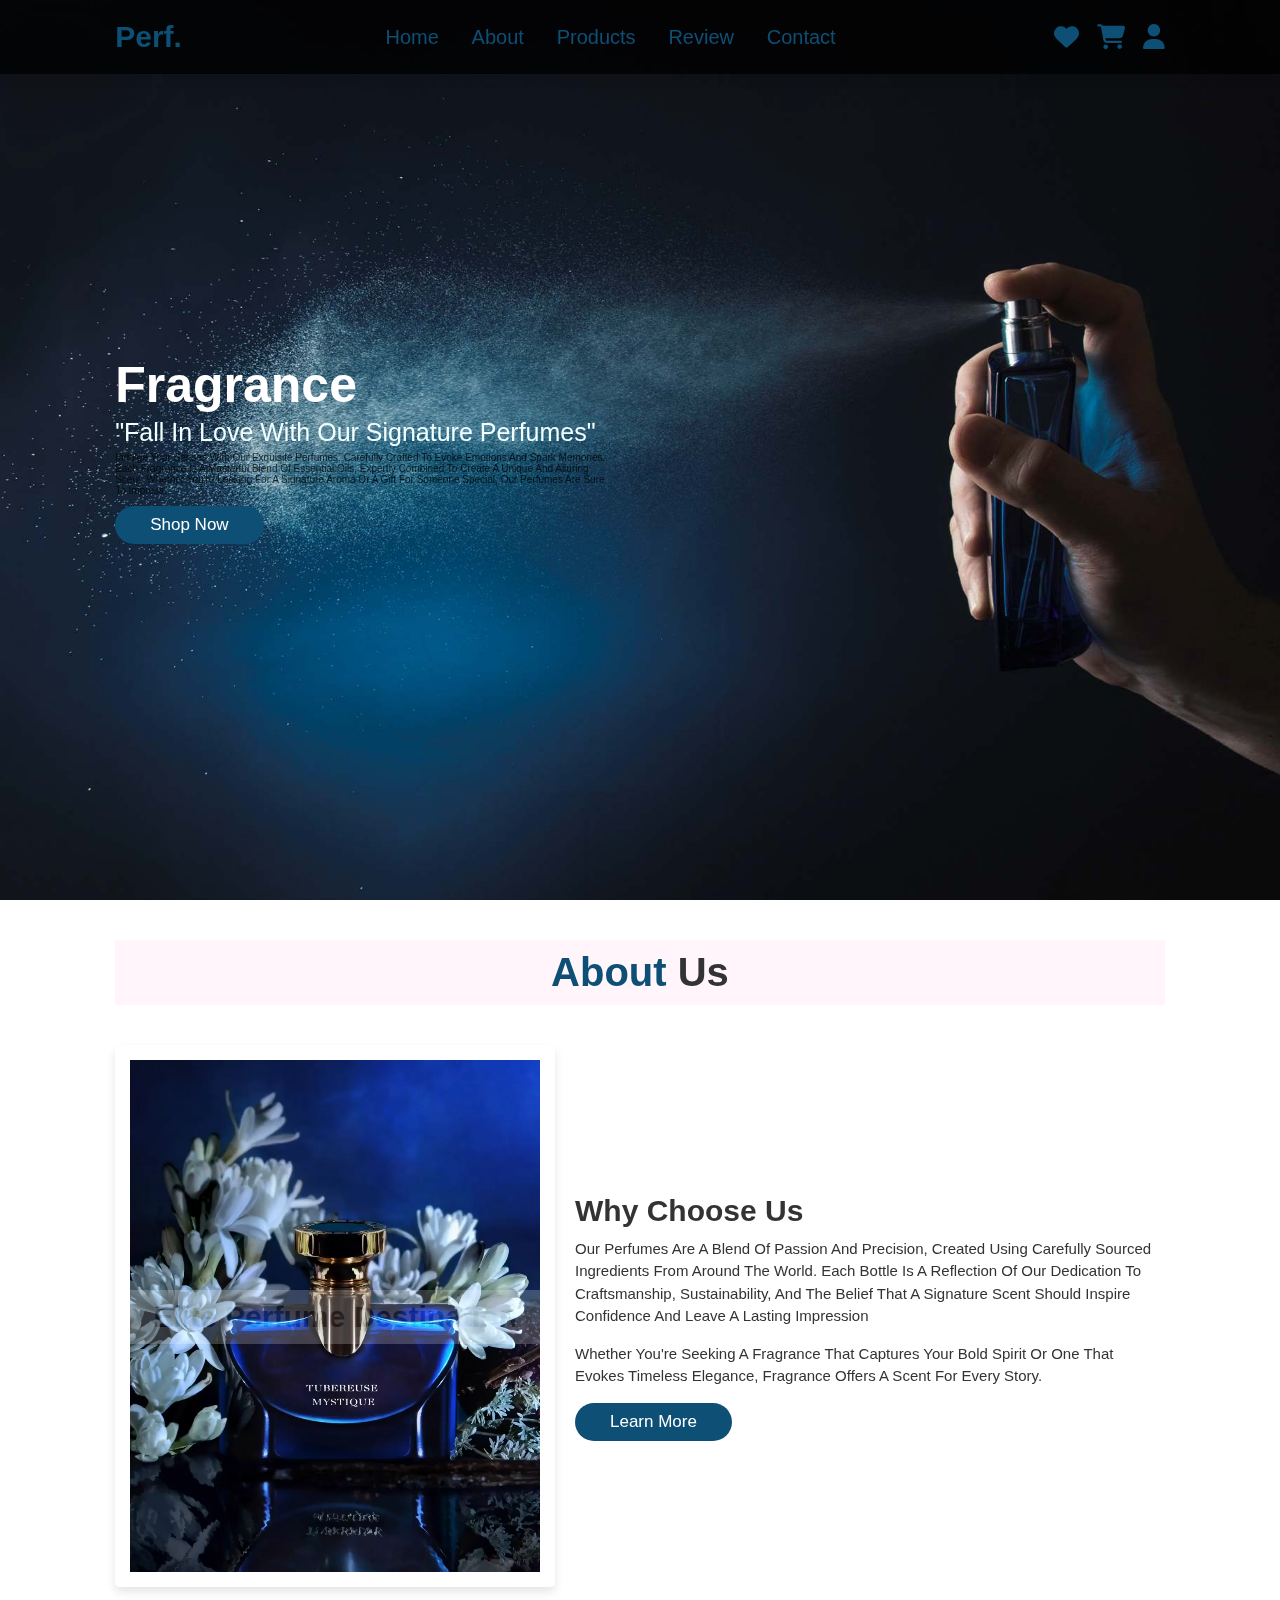
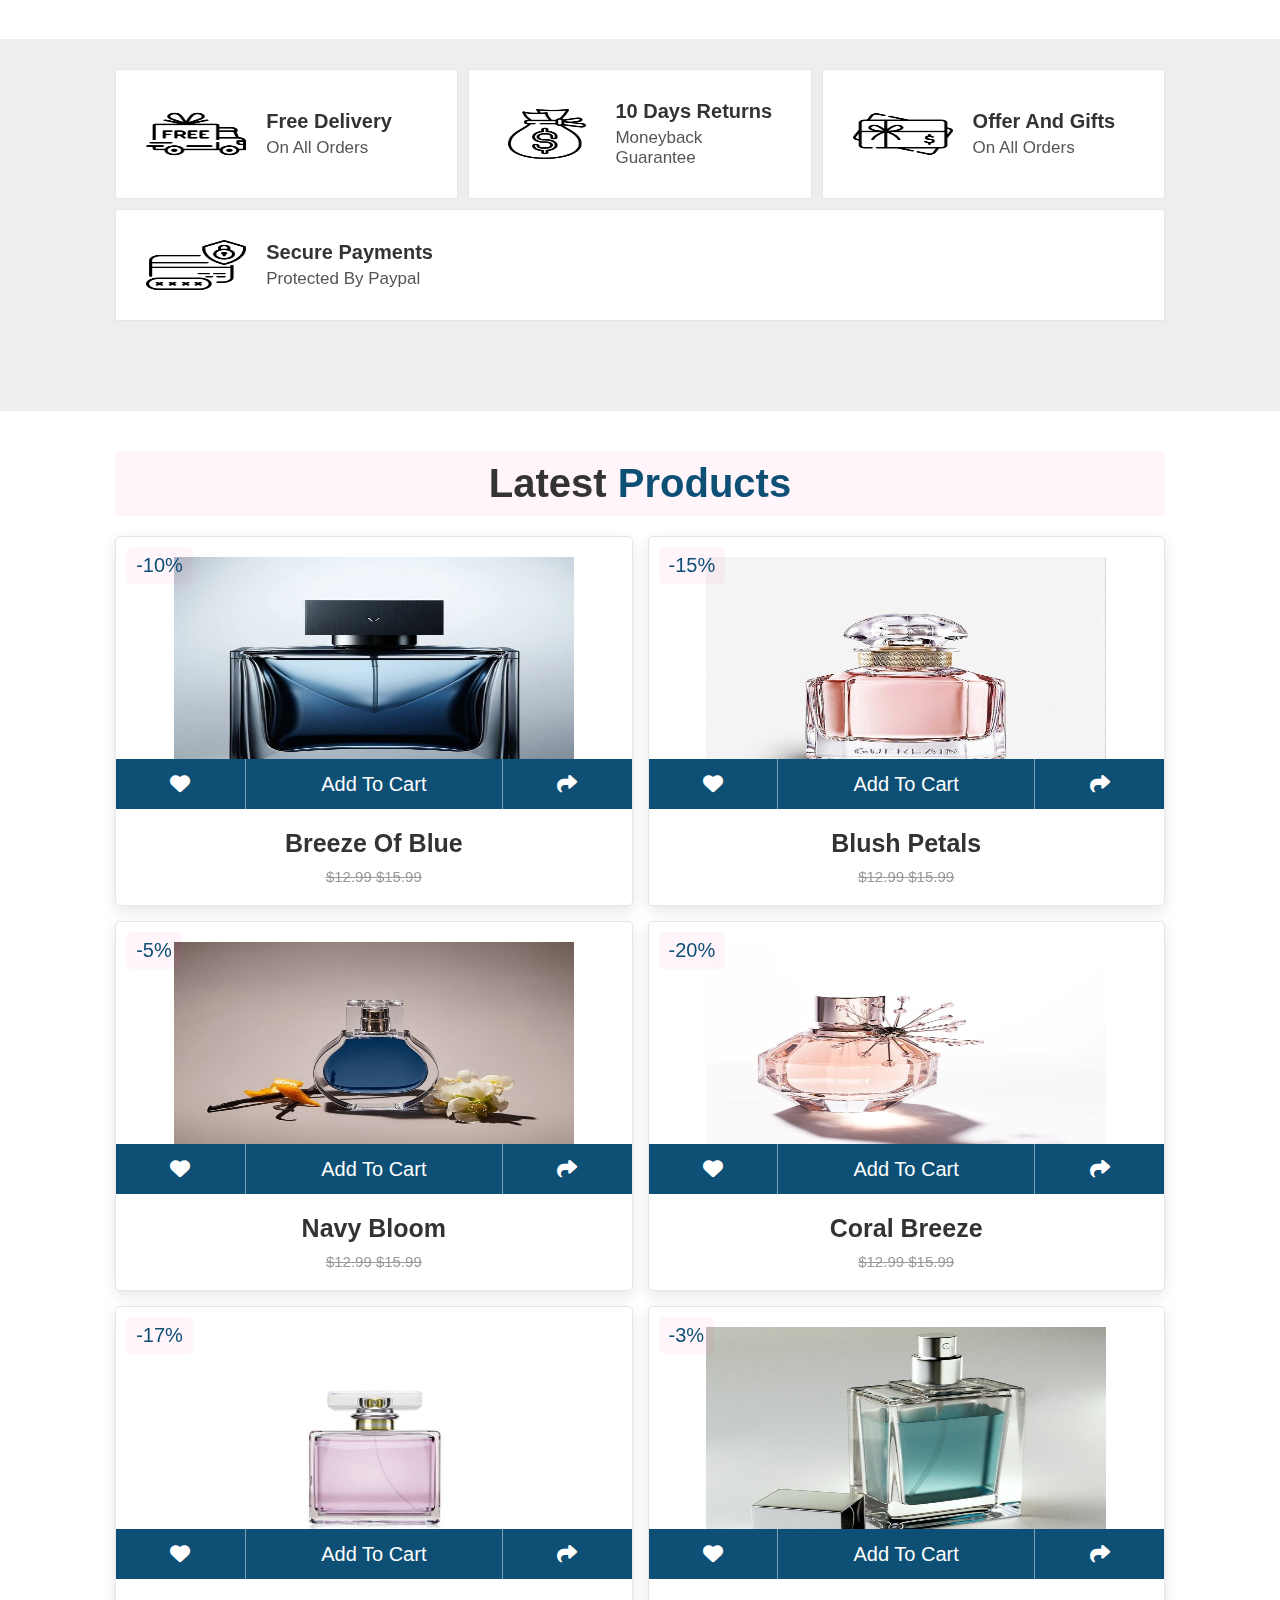
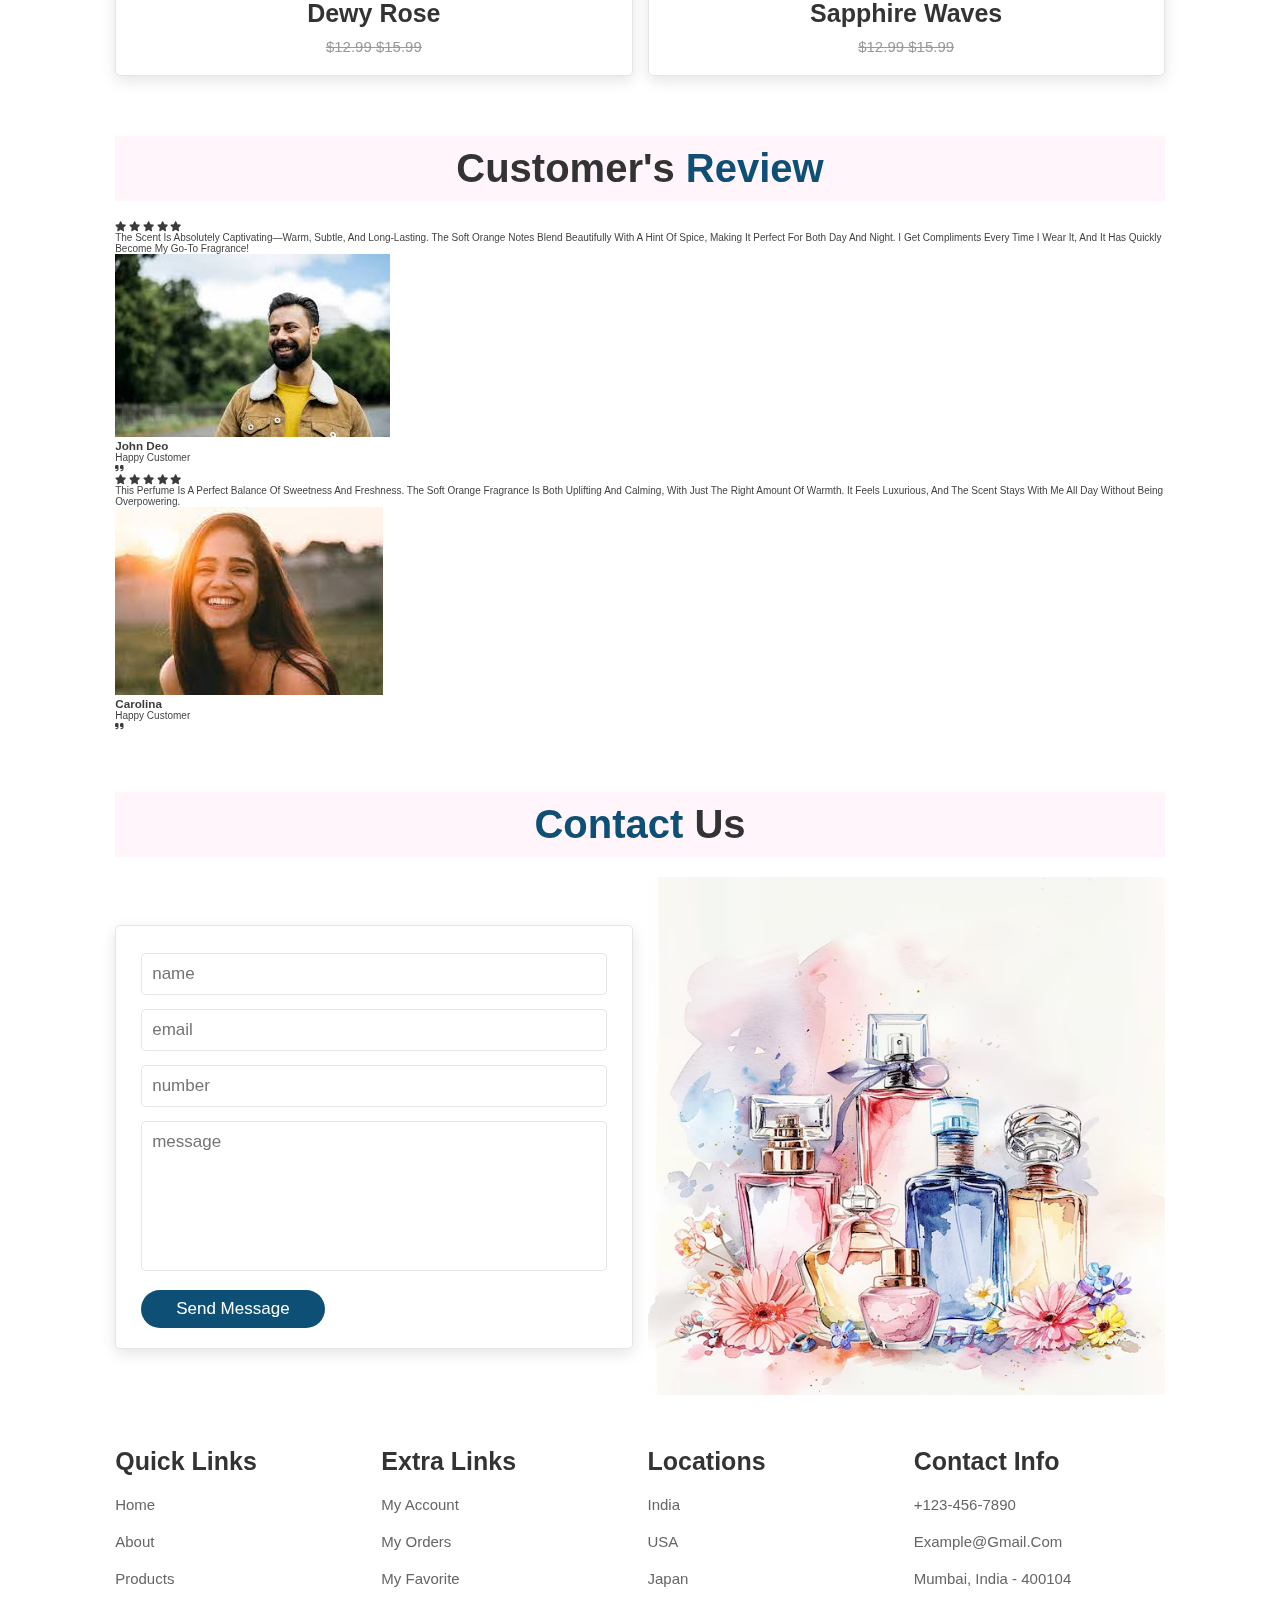
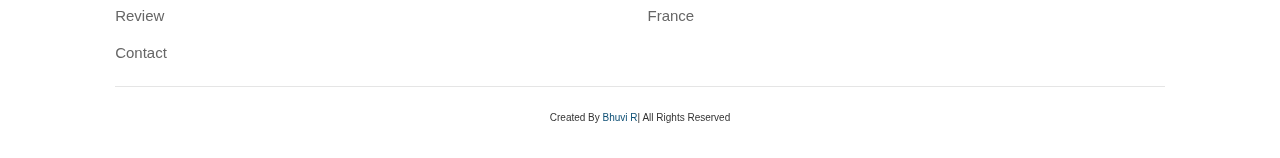
<file: level1-landingpage/index.html>
<!DOCTYPE html>
<html lang="en">
<head>
    <meta charset="UTF-8">
    <meta http-equiv="X-UA-Compatible" content="IE=edge">
    <meta name="viewport" content="width=device-width, initial-scale=1.0">
    <title>Perf</title>

    <link rel="stylesheet" href="https://cdnjs.cloudflare.com/ajax/libs/font-awesome/6.6.0/css/all.min.css">
    <link rel="stylesheet" href="style.css">
</head>
<body>
    
    <header>

        <input type="checkbox" name="" id="toggler">
        <label for="toggler" class="fas fa-bars"></label>

        <a href="#" class="logo">Perf<span>.</span></a>

        <nav class="navbar">
            <a href="#home">home</a>
            <a href="#about">about</a>
            <a href="#products">products</a>
            <a href="#review">review</a>
            <a href="#contact">contact</a>
        </nav>

        <div class="icons">    
            <a href="#" class="fas fa-heart"></a>
            <a href="#" class="fas fa-shopping-cart"></a>
            <a href="#" class="fas fa-user"></a>
        </div>
    </header>















    <section class="home" id="home">
        <div class="content">
            <h3>Fragrance</h3>
            <span> "Fall in love with
                Our Signature
                Perfumes"
            
            </span> 
            <br>
            <p>Indulge your senses with our exquisite perfumes, carefully crafted to evoke emotions and spark memories. Each fragrance is a masterful blend of essential oils, expertly combined to create a unique and alluring scent. Whether you're looking for a signature aroma or a gift for someone special, our perfumes are sure to impress. </p>
            <a href="#" class="btn">shop now</a>
        </div>
    </section>

    <section class="about" id="about">

       <h1 class="heading"><span> about </span> us </h1>
       <div class="row">

        <div class="video-container">
            <video src="advertisement.mp4" loop autoplay muted></video>
             <h3>Elite Perfume Destination</h3>

        </div>

          <div class="content">
            <h3>Why Choose Us</h3>
            <p>Our perfumes are a blend of passion and precision, created using carefully sourced ingredients from around the world. Each bottle is a reflection of our dedication to craftsmanship, sustainability, and the belief that a signature scent should inspire confidence and leave a lasting impression</p>
           <p>Whether you're seeking a fragrance that captures your bold spirit or one that evokes timeless elegance, Fragrance offers a scent for every story.</p>
            <a href="#" class="btn">Learn more</a>
        </div>
      </div>

    </section>

<section class="icons-container">
    <div class="icons">
        <img src="free-delivery.png" width="100" height="100" alt="">
        <div class="info">
            <h3>Free Delivery</h3>
            <span>on all orders</span>
        </div>
    </div>

    <div class="icons">
        <img src="money.png" width="100" height="100" alt="">
        <div class="info">
            <h3>10 days returns</h3>
            <span>moneyback guarantee</span>
        </div>
    </div>

    <div class="icons">
        <img src="gift-card.png" width="100" height="100" alt="">
        <div class="info">
            <h3>offer and gifts</h3>
            <span>on all orders</span>
        </div>
    </div>

    <div class="icons">
        <img src="secure-payment.png" width="100" height="100" alt="">
        <div class="info">
            <h3>secure payments</h3>
            <span>protected by paypal</span>
        </div>  
    </div>
  
</section>


<section class="products" id="products">
    <h1 class="heading"> latest <span>products</span></h1>

    <div class="box-container">

        <div class="box">
        <span class="discount">-10%</span>
        <div class="image">
            <img src="bottle5.jpg" width="400" height="400" alt="">
            <div class="icons">
                <a href="#" class="fas fa-heart"></a>
                <a href="#" class="cart-btn">add to cart</a>
                <a href="#" class="fas fa-share"></a>
            </div>
        </div>
        <div class="content">
            <h3>Breeze of Blue</h3>
            <div class="price"> $12.99 <span>$15.99</span></div>
        </div>
    </div>

    <div class="box">
        <span class="discount">-15%</span>
        <div class="image">
            <img src="bottle6.jpg" width="400" height="400" alt="">
            <div class="icons">
                <a href="#" class="fas fa-heart"></a>
                <a href="#" class="cart-btn">add to cart</a>
                <a href="#" class="fas fa-share"></a>
            </div>
        </div>
        <div class="content">
            <h3>Blush Petals</h3>
            <div class="price"> $12.99 <span>$15.99</span></div>
        </div>
    </div>


    <div class="box">
        <span class="discount">-5%</span>
        <div class="image">
            <img src="bottle4.jpeg" width="400" height="400" alt="">
            <div class="icons">
                <a href="#" class="fas fa-heart"></a>
                <a href="#" class="cart-btn">add to cart</a>
                <a href="#" class="fas fa-share"></a>
            </div>
        </div>
        <div class="content">
            <h3>Navy Bloom</h3>
            <div class="price"> $12.99 <span>$15.99</span></div>
        </div>
    </div>


    <div class="box">
        <span class="discount">-20%</span>
        <div class="image">
            <img src="bottle7.jpeg" width="400" height="400" alt="">
            <div class="icons">
                <a href="#" class="fas fa-heart"></a>
                <a href="#" class="cart-btn">add to cart</a>
                <a href="#" class="fas fa-share"></a>
            </div>
        </div>
        <div class="content">
            <h3>Coral Breeze</h3>
            <div class="price"> $12.99 <span>$15.99</span></div>
        </div>
    </div>


    <div class="box">
        <span class="discount">-17%</span>
        <div class="image">
            <img src="bottle2.jpg" width="400" height="400" alt="">
            <div class="icons">
                <a href="#" class="fas fa-heart"></a>
                <a href="#" class="cart-btn">add to cart</a>
                <a href="#" class="fas fa-share"></a>
            </div>
        </div>
        <div class="content">
            <h3>Dewy Rose</h3>
            <div class="price"> $12.99 <span>$15.99</span></div>
        </div>
    </div>


    <div class="box">
        <span class="discount">-3%</span>
        <div class="image">
            <img src="bottle1.jpeg" width="400" height="400" alt="">
            <div class="icons">
                <a href="#" class="fas fa-heart"></a>
                <a href="#" class="cart-btn">add to cart</a>
                <a href="#" class="fas fa-share"></a>
            </div>
        </div>
        <div class="content">
            <h3>Sapphire Waves</h3>
            <div class="price"> $12.99 <span>$15.99</span></div>
        </div>
    </div>


</div>
</section>



<section class="review" id="review">
    <h1 class="heading">customer's <span>review</span></h1>
    <div class="box-conta">

        <div class="box">
            <div class="stars">
                <i class="fas fa-star"></i>
                <i class="fas fa-star"></i>
                <i class="fas fa-star"></i>
                <i class="fas fa-star"></i>
                <i class="fas fa-star"></i>
            </div>
            <p>The scent is absolutely captivating—warm, subtle, and long-lasting. The soft orange notes blend beautifully with a hint of spice, making it perfect for both day and night. I get compliments every time I wear it, and it has quickly become my go-to fragrance!</p>
            <div class="user">
                <img src="client.jpeg" alt="">
                <div class="user-info">
                    <h3>john deo</h3>
                    <span>happy customer</span>
                </div>
            </div>
            <span class="fas fa-quote-right"></span>
        </div>

        <div class="box">
            <div class="stars">
                <i class="fas fa-star"></i>
                <i class="fas fa-star"></i>
                <i class="fas fa-star"></i>
                <i class="fas fa-star"></i>
                <i class="fas fa-star"></i>
            </div>
            <p>This perfume is a perfect balance of sweetness and freshness. The soft orange fragrance is both uplifting and calming, with just the right amount of warmth. It feels luxurious, and the scent stays with me all day without being overpowering.</p>
            <div class="user">
                <img src="women.jpeg" alt="">
                <div class="user-info">
                    <h3>carolina</h3>
                    <span>happy customer</span>
                </div>
            </div>
            <span class="fas fa-quote-right"></span>
        </div>


    </div>
</section>


<section class="contact" id="contact">

    <h1 class="heading"> <span> contact </span>us</h1>

    <div class="row">

        <form action="">
            <input type="text" placeholder="name" class="box">
            <input type="email" placeholder="email" class="box">
            <input type="number" placeholder="number" class="box">
            <textarea name="" class="box" placeholder="message" id="" cols="30" rows="10"></textarea>
            <input type="submit" value="send message" class="btn">
        </form>
        <div class="image">
            <img src="flower.avif" alt="">
        </div>
    </div>
</section>

<section class="footer">

    <div class="box-container">

        <div class="box">
            <h3>quick links</h3>
            <a href="#">home</a>
            <a href="#">about</a>
            <a href="#">products</a>
            <a href="#">review</a>
            <a href="#">contact</a>
        </div>

        <div class="box">
            <h3>extra links</h3>
            <a href="#">my account</a>
            <a href="#">my orders</a>
            <a href="#">my favorite</a>
        </div>

        <div class="box">
            <h3>locations</h3>
            <a href="#">india</a>
            <a href="#">USA</a>
            <a href="#">japan</a>
            <a href="#">france</a>
        </div>


        <div class="box">
            <h3>contact info</h3>
            <a href="#">+123-456-7890</a>
            <a href="#">example@gmail.com</a>
            <a href="#">mumbai, india - 400104</a>
        
        </div>

    </div>

    <div class="credit">created by <span> Bhuvi R</span>| all rights reserved</div>
</section>




</body>
</html>
</file>
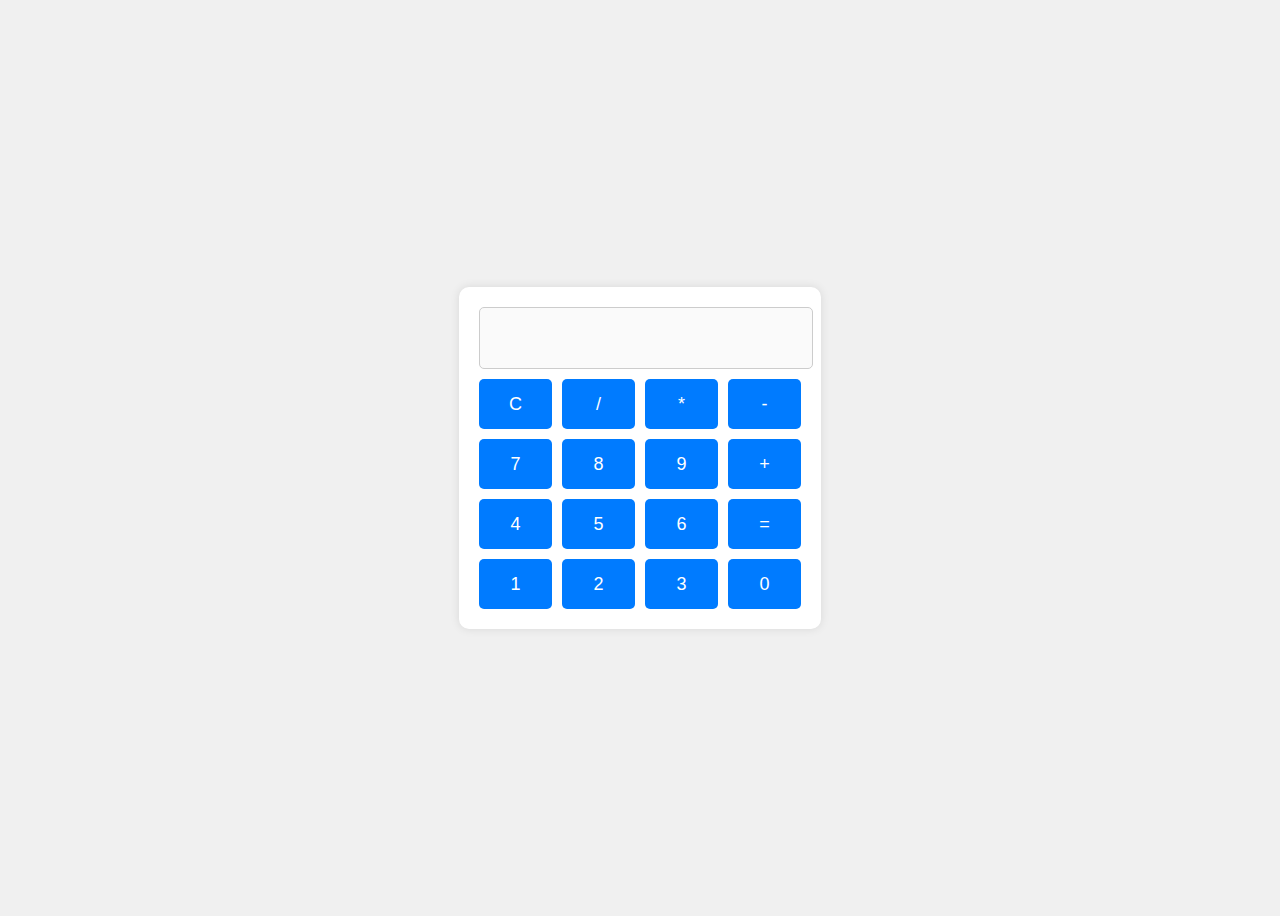
<file: level3-calculator/index.html>
<!DOCTYPE html>
<html lang="en">
<head>
    <meta charset="UTF-8">
    <meta name="viewport" content="width=device-width, initial-scale=1.0">
    <link rel="stylesheet" href="styles.css">
    <title>Basic Calculator</title>
</head>
<body>
    <div class="calculator">
        <input type="text" id="display" disabled />
        <div class="buttons">
            <button onclick="clearDisplay()">C</button>
            <button onclick="appendToDisplay('/')">/</button>
            <button onclick="appendToDisplay('*')">*</button>
            <button onclick="appendToDisplay('-')">-</button>
            <button onclick="appendToDisplay('7')">7</button>
            <button onclick="appendToDisplay('8')">8</button>
            <button onclick="appendToDisplay('9')">9</button>
            <button onclick="appendToDisplay('+')">+</button>
            <button onclick="appendToDisplay('4')">4</button>
            <button onclick="appendToDisplay('5')">5</button>
            <button onclick="appendToDisplay('6')">6</button>
            <button onclick="calculateResult()">=</button>
            <button onclick="appendToDisplay('1')">1</button>
            <button onclick="appendToDisplay('2')">2</button>
            <button onclick="appendToDisplay('3')">3</button>
            <button onclick="appendToDisplay('0')">0</button>
        </div>
    </div>
    <script src="script.js"></script>
</body>
</html>
</file>
<file: level1-landingpage/style.css>
:root{
    --teelblue:#0d4f75;
}
*{
    margin:0; padding:0;
    box-sizing: border-box;
    font-family: Verdana, Geneva, Tahoma, sans-serif;
    outline: none; border:none;
    text-decoration: none;
    text-transform: capitalize;
    transition: .2s linear;
}

html{
    font-size: 62.5%;
    scroll-behavior: smooth;
    scroll-padding-top: 6rem;
    overflow-x: hidden;
}

section{
    padding: 2rem 9%;
    color:#000000c4;
        
}

.heading{
    text-align: center;
    font-size: 4rem;
    color: #333;
    padding: 1rem;
    margin: 2rem 0;
    background: rgba(255,51,153,.05);

}

.heading span{
    color: var(--teelblue);
}

.btn{
    display: inline-block;
    margin-top: 1rem;
    border-radius: 5rem;
    background:#0d4f75;
    color:#fff;
    padding: .9rem 3.5rem;
    cursor: pointer;
    font-size: 1.7rem;
}

.btn:hover{
    background:#000000c4;
}

header{
    position: fixed;
    top:0; left:0; right:0;
    background:#000000c4;
    padding:2rem 9%;
    display: flex;
    align-items: center;
    justify-content: space-between;
    z-index: 1000;
    box-shadow: 0 .5rem 1rem rgba(0,0,0,.1);
}

header .logo{
    font-size: 3rem;
    color:#0d4f75;
    font-weight: bolder;
}

header .logo span{
    color:var(--teelblue);
}

header .navbar a{
    font-size: 2rem;
    padding:0 1.5rem;
    color:#0d4f75;

}

header .navbar a:hover{
    color:var(--teelblue);
}

header .icons a{
    font-size: 2.5rem;
    color:#0d4f75;
    margin-left: 1.5rem;
}

header .icons a:hover{
    color:var(--brown);
}

header #toggler{
    display: none;
}

header .fa-bars{
    font-size: 3rem;
    color:#333;
    border-radius: .5rem;
    padding:.5rem 1.5rem;
    cursor:pointer;
    border:.1rem solid rgba(0,0,0,.3);
    display: none;
}




.home{
    display: flex;
    align-items: center;
    min-height: 100vh;
    background:url(perf.jpg) no-repeat;
    background-size: cover;
    background-position: center;
}


.home .content{
    max-width: 50rem;
}

.home .content h3{
    font-size: 6rem;
    color: #fff;
}

.home .content span{
    font-size: 3.5rem;
    color:var(--white);
    padding:1rem 0;
    line-height: 1.5;
}

.home .content span{
    font-size: 1.5rem;
    color:azure;
    padding:1rem 0;
    line-height: 1.5;
}

.about .row{
    display: flex;
    align-items: center;
    gap:2rem;
    flex-wrap: wrap;
    padding: 2rem 0;
    padding-bottom: 3rem;
}


.about .row .video-container{
    
    flex: 1 1 25rem;
    position: relative;

}

.about .row .video-container video{
    width: 100%;
    border:1.5rem solid #fff;
    border-radius: .5rem;
    box-shadow: 0 .5rem 1rem rgba(0,0,0,.1);
    height: 100%;
    object-fit: cover;
} 
.about .row .video-container h3{
   position:absolute;
   top: 50%; transform: translateY(-50%);
   font-size: 3rem;
   background: #333;
   width: 100%;
   padding: 1rem 2rem;
   text-align: center;
   mix-blend-mode: screen;
}

.about .row .content{
    flex: 1 1 40rem;

}

.home{
    background-position: left;
}

.about .row .content h3{
    font-size: 3rem;
    color: #333;
}

.about .row .content p{
    font-size: 1.5rem;
    color: #333;
    padding: .5rem 0;
    padding-top: 1rem;
    line-height: 1.5;
}

.icons-container{
    background: #eee;
    display: flex;
    flex-wrap: wrap;
    gap: 1rem;
    padding-top: 3rem;
    padding-bottom: 9rem;
}

.icons-container .icons{
    background:#fff;
    border:.1rem solid rgba(0,0,0,.1);
    padding:3rem;
    display: flex;
    align-items: center;
    flex:1 1 25rem;
 }

 .icons-container .icons img{
    height: 5rem;
    margin-right: 2rem;
 }

 .icons-container .icons h3{
    color: #333;
    padding-bottom: .5rem;
    font-size: 1.5rem;
 }

 .icons-container .icons span{
    color: #555;
    font-size: 1.3rem;
 }

.products .box-container{
    display: flex;
    flex-wrap: wrap;
    gap:1.5rem;

}

.products .box-container .box{
    flex:1 1 30rem;
    box-shadow: 0 .5rem 1.5rem rgba(0,0,0,.1);
    border-radius: .5rem;
    border:.1rem solid rgba(0,0,0,.1);
    position: relative;
}

.products .box-container .box .discount{
    position: absolute;
    top:1rem; left:1rem;
    padding:.7rem 1rem;
    font-size: 2rem;
    color:var(--teelblue);
    background: rgba(255,51,153,.05);
    z-index: 1;
    border-radius: .5rem;
}

.products .box-container .box .image{
    position: relative;
    text-align: center;
    padding-top: 2rem;
    overflow: hidden;
}

.products .box-container .box .image img{
    height:25rem;
}

.products .box-container .box:hover .image img{
    transform: scale(1.1);
}

.products .box-container .box .image .icons{
    position: absolute;
    bottom:-7rem; left:0; right:0;
    display: flex;
}

.products .box-container .box .image .icons{
    bottom:0;
}


.products .box-container .box .image .icons a{
    height: 5rem;
    line-height: 5rem;
    font-size: 2rem;
    width:50%;
    background: var(--teelblue);
    color: #fff;
}

.products .box-container .box .image .icons .cart-btn{
    border-left: .1rem solid #fff7;
    border-right: .1rem solid #fff7;
    width:100%;
}

.products .box-container .box .image .icons a:hover{
    background: #333;
}


.products .box-container .box .content{
    padding:2rem;
    text-align: center;
}

.products .box-container .box .content h3{
    font-size: 2.5rem;
    color: #333;
}

.products .box-container .box .content .price{
    font-size: 2.5rem;
    color:var(--teelblue);
    font-weight: bolder;
    padding-top: 1rem;
}

.products .box-container .box .content .price{
    font-size: 1.5rem;
    color:#999;
    font-weight: lighter;
    text-decoration: line-through;
}

.review .box-container{
    display: flex;
    flex-wrap: wrap;
    gap:1.5rem
}

.review .box-container .box{
    flex:1 1 30rem;
    box-shadow: 0 .5rem 1.5rem rgba(0,0,0,.1);
    border-radius: .5rem;
    padding:3rem 2rem;
    position: relative;
    border: .1rem solid rgba(0,0,0,.1);
}

.review .box-container .box .fa-quote-right{
    position: absolute;
    bottom:3rem; right:3rem;
    font-size: 6rem;
    color:#eee;
}

.review .box-container .box .stars i{
    color:var(--teelblue);
    font-size: 2rem;
}


.review .box-container .box p{
    color:#999;
    font-size: 1.5rem;
    line-height: 1.5;
    padding-top: 2rem;
}

.review .box-container .box .user{
    display: flex;
    align-items: center;
    padding-top: 2rem;
}

.review .box-container .box .user img{
    font-size: 6rem;
    width:6rem;
    border-radius: 50%;
    object-fit: cover;
    margin-right: 1rem;
}

.review .box-container .box .user h3{
    font-size: 2rem;
    color:#333;
}

.review .box-container .box .user span{
    font-size: 1.5rem;
    color:#999;
}

.contact .row{
    display: flex;
    flex-wrap: wrap-reverse;
    gap:1.5rem;
    align-items: center;
}

.contact .row form{
    flex:1 1 40rem;
    padding:2rem 2.5rem;
    box-shadow: 0 .5rem 1.5rem rgba(0,0,0,.1);
    border:.1rem solid rgba(0,0,0,.1);
    background:#fff;
    border-radius: .5rem;
}

.contact .row .image{
    flex:1 1 40rem;
}

.contact .row .image img{
    width: 100%;
}


.contact .row form .box{
    padding:1rem;
    font-size: 1.7rem;
    color:#333;
    text-transform: none;
    border:.1rem solid rgba(0,0,0,.1);
    border-radius: .5rem;
    margin:.7rem 0;
    width: 100%;
}

.contact .row form .box:focus{
    border-color: var(--teelblue);
}

.contact .row form textarea{
    height: 15rem;
    resize: none;
}

.footer .box-container{
    display: flex;
    flex-wrap: wrap;
    gap:1.5rem;
}

.footer .box-container .box{
    flex:1 1 25rem;
}

.footer .box-container .box h3{
    color:#333;
    font-size: 2.5rem;
    padding:1rem 0;
}

.footer .box-container .box a{
    display: block;
    color:#666;
    font-size: 1.5rem;
    padding:1rem 0;
}

.footer .box-container .box a:hover{
    color:var(--teelblue);
    text-decoration: underline;
}

.footer .box-container .box img{
    margin-top:1rem;
}

.footer .credit{
    text-align: center;
    padding:1.5rem;
    margin-top:1.5rem;
    padding-top:2.5rem;
    color:#333;
    border-top: .1rem solid rgba(0,0,0,.1);
}

.footer .credit span{
    color: var(--teelblue);
}



@media (max-width:991px){
    html{
        font-size: 55%;
    }
    header{
        padding:2rem;
    }
    section{
        padding:2rem;
    }
}


@media (max-width:768px){
    header .fa-bars{
        display: block;
    }

    header .navbar{
        position:absolute;
        top:100%; left:0; right:0;
        background: #eee;
        border-top: .1rem solid rgba(0,0,0,.1);
        clip-path: polygon(0 0,100% 0,100% 0,0 0);
    }

    header #toggler:checked ~ .navbar{
        clip-path: polygon(0 0,100% 0,100% 100%,0% 100%);
    }

    header .navbar a{
        margin:1.5rem;
        padding:1.5rem;
        background: #fff;
        border: .1rem solid rgba(0,0,0,.1);
        display: block;
    }
}

.home .content h3{
    font-size: 5rem;
}

.home .content span{
    font-size:2.5rem;
}

.icons-container .icons h3{
    font-size: 2rem;
 }

 .icons-container .icons span{
    font-size: 1.7rem;
 }

@media (max-width:450px){
    html{
        font-size: 50%;
    }


    heading{
        font-size: 3rem;
    }
}
</file>
<file: level3-calculator/styles.css>
body {
    display: flex;
    justify-content: center;
    align-items: center;
    height: 100vh;
    background-color: #f0f0f0;
    font-family: Arial, sans-serif;
}

.calculator {
    background: white;
    padding: 20px;
    border-radius: 10px;
    box-shadow: 0 0 10px rgba(0, 0, 0, 0.1);
}

#display {
    width: 100%;
    height: 50px;
    text-align: right;
    font-size: 24px;
    margin-bottom: 10px;
    padding: 5px;
    border: 1px solid #ccc;
    border-radius: 5px;
}

.buttons {
    display: grid;
    grid-template-columns: repeat(4, 1fr);
    gap: 10px;
}

button {
    height: 50px;
    font-size: 18px;
    border: none;
    border-radius: 5px;
    background-color: #007bff;
    color: white;
    cursor: pointer;
}

button:hover {
    background-color: #0056b3;
}
</file>
